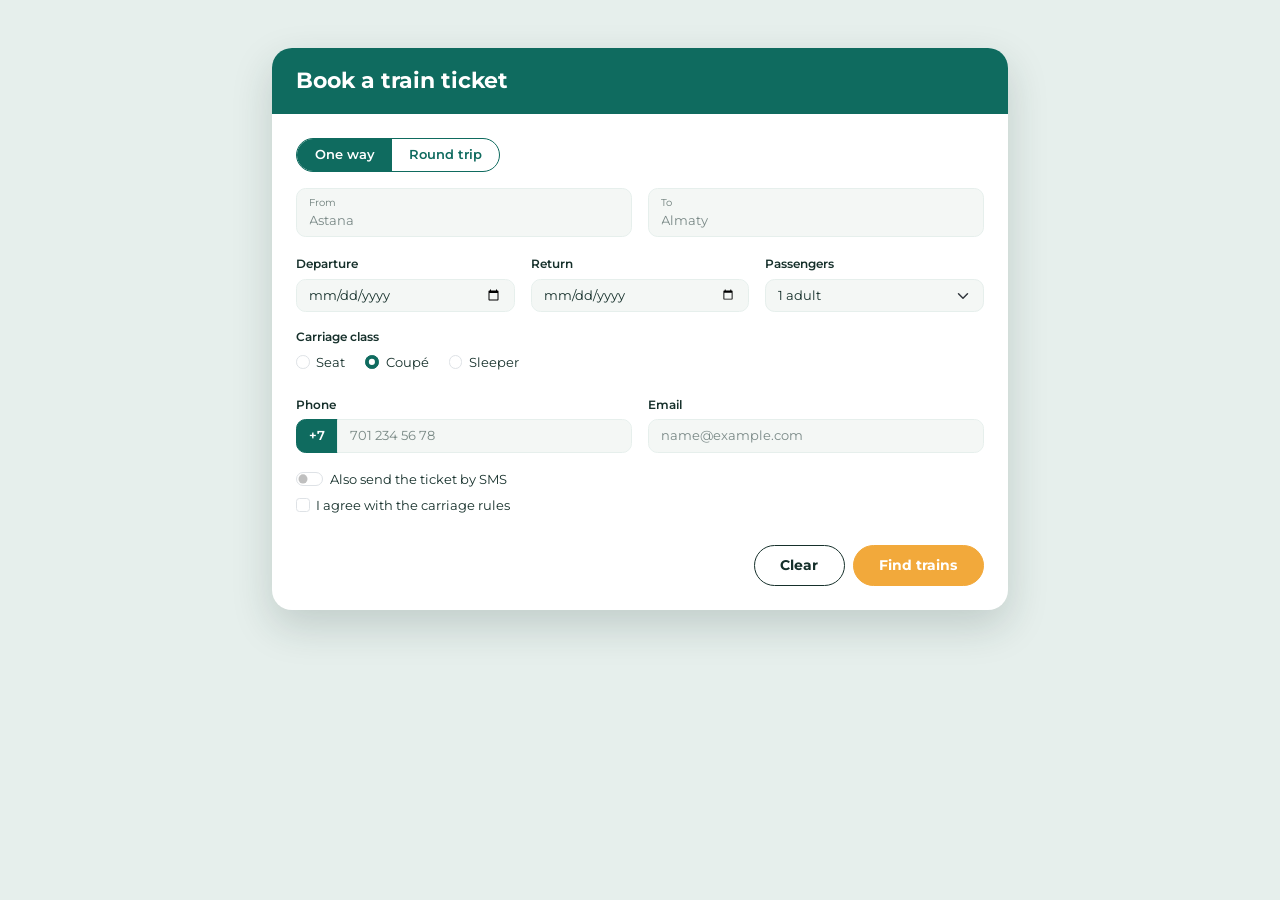
<file: task1.html>
<!DOCTYPE html>
<html lang="en">
<head>
<meta charset="utf-8">
<meta name="viewport" content="width=device-width, initial-scale=1">
<title>Book a train ticket</title>
<link href="https://cdn.jsdelivr.net/npm/bootstrap@5.3.3/dist/css/bootstrap.min.css" rel="stylesheet">
<link rel="preconnect" href="https://fonts.googleapis.com"><link rel="preconnect" href="https://fonts.gstatic.com" crossorigin><link href="https://fonts.googleapis.com/css2?family=Montserrat:wght@400;500;600;700&amp;display=swap" rel="stylesheet">
<link rel="stylesheet" href="task1.css">
</head>
<body>
<main class="container py-4 py-md-5">
 <div class="row justify-content-center"><div class="col-12 col-lg-9 col-xl-8">
 <form class="ticket" action="#" method="get">
  <h1 class="ticket-head">Book a train ticket</h1>
  <div class="ticket-body">
   <div class="btn-group trip mb-3" role="group" aria-label="Trip type">
    <input type="radio" class="btn-check" name="trip" id="oneway" value="oneway" checked>
    <label class="btn" for="oneway">One way</label>
    <input type="radio" class="btn-check" name="trip" id="round" value="round">
    <label class="btn" for="round">Round trip</label>
   </div>
   <div class="row g-3">
    <div class="col-md-6"><div class="box"><label for="from">From</label>
     <input class="form-control" id="from" name="from" placeholder="Astana" required autocomplete="off"></div></div>
    <div class="col-md-6"><div class="box"><label for="to">To</label>
     <input class="form-control" id="to" name="to" placeholder="Almaty" required autocomplete="off"></div></div>
    <div class="col-md-4"><label class="form-label" for="dep">Departure</label>
     <input type="date" class="form-control" id="dep" name="departure" required></div>
    <div class="col-md-4"><label class="form-label" for="ret">Return</label>
     <input type="date" class="form-control" id="ret" name="return"></div>
    <div class="col-md-4"><label class="form-label" for="pass">Passengers</label>
     <select class="form-select" id="pass" name="passengers" required>
      <option value="1" selected>1 adult</option><option value="2">2 adults</option><option value="3">3 adults</option>
      <option value="4">4 adults</option><option value="5">5 adults</option><option value="6">6 adults</option>
     </select></div>
    <fieldset class="col-12">
     <legend class="form-label">Carriage class</legend>
     <div class="form-check form-check-inline"><input class="form-check-input" type="radio" name="class" id="seat" value="seat" required><label class="form-check-label" for="seat">Seat</label></div>
     <div class="form-check form-check-inline"><input class="form-check-input" type="radio" name="class" id="coupe" value="coupe" checked required><label class="form-check-label" for="coupe">Coupé</label></div>
     <div class="form-check form-check-inline"><input class="form-check-input" type="radio" name="class" id="sleeper" value="sleeper" required><label class="form-check-label" for="sleeper">Sleeper</label></div>
    </fieldset>
    <div class="col-md-6"><label class="form-label" for="phone">Phone</label>
     <div class="input-group"><span class="input-group-text">+7</span>
      <input type="tel" class="form-control" id="phone" name="phone" placeholder="701 234 56 78" autocomplete="tel-national" required></div></div>
    <div class="col-md-6"><label class="form-label" for="email">Email</label>
     <input type="email" class="form-control" id="email" name="email" placeholder="name@example.com" autocomplete="email" required></div>
    <div class="col-12">
     <div class="form-check form-switch"><input class="form-check-input" type="checkbox" role="switch" id="sms" name="sms"><label class="form-check-label" for="sms">Also send the ticket by SMS</label></div>
     <div class="form-check"><input class="form-check-input" type="checkbox" id="agree" name="agree" required><label class="form-check-label" for="agree">I agree with the carriage rules</label></div>
    </div>
   </div>
   <div class="d-flex flex-column-reverse flex-md-row justify-content-md-end gap-2 mt-4">
    <button type="reset" class="btn btn-clear">Clear</button>
    <button type="submit" class="btn btn-find">Find trains</button>
   </div>
  </div>
 </form>
 </div></div>
</main>
</body>
</html>
</file>
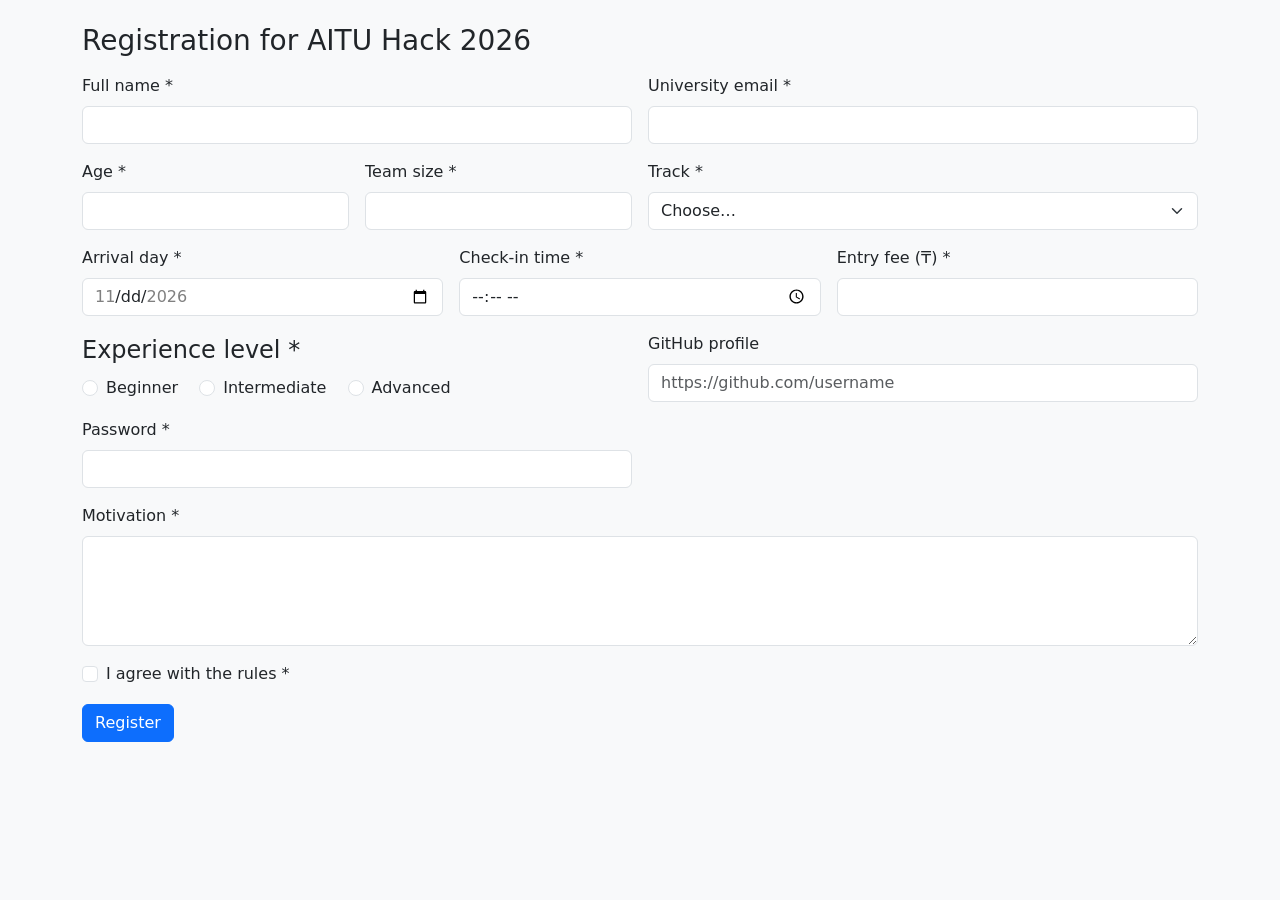
<file: task2.html>
<!DOCTYPE html>
<html lang="en">
<head>
<meta charset="utf-8">
<meta name="viewport" content="width=device-width, initial-scale=1">
<title>AITU Hack 2026 registration</title>
<link href="https://cdn.jsdelivr.net/npm/bootstrap@5.3.3/dist/css/bootstrap.min.css" rel="stylesheet">
<link rel="stylesheet" href="task2.css">
</head>
<body class="bg-light">
<main class="container py-4">
 <h1 class="h3 mb-3">Registration for AITU Hack 2026</h1>
 <form class="row g-3" action="#" method="get">
  <div class="col-md-6"><label class="form-label" for="name">Full name *</label>
   <input class="form-control" id="name" name="name" type="text" required minlength="2" maxlength="40" autocomplete="name">
   <div class="invalid-feedback">Enter 2–40 characters.</div></div>
  <div class="col-md-6"><label class="form-label" for="email">University email *</label>
   <input class="form-control" id="email" name="email" type="email" required autocomplete="email">
   <div class="invalid-feedback">Enter a valid email address.</div></div>
  <div class="col-md-3"><label class="form-label" for="age">Age *</label>
   <input class="form-control" id="age" name="age" type="number" required min="16" max="30" step="1">
   <div class="invalid-feedback">Enter a whole number from 16 to 30.</div></div>
  <div class="col-md-3"><label class="form-label" for="team">Team size *</label>
   <input class="form-control" id="team" name="team" type="number" required min="1" max="4" step="1">
   <div class="invalid-feedback">Enter a whole number from 1 to 4.</div></div>
  <div class="col-md-6"><label class="form-label" for="track">Track *</label>
   <select class="form-select" id="track" name="track" required>
    <option value="">Choose…</option><option>Web</option><option>Mobile</option><option>AI</option><option>GameDev</option>
   </select>
   <div class="invalid-feedback">Choose a track.</div></div>
  <div class="col-md-4"><label class="form-label" for="day">Arrival day *</label>
   <input class="form-control" id="day" name="day" type="date" required min="2026-11-20" max="2026-11-22">
   <div class="invalid-feedback">Choose a date from 20 to 22 November 2026.</div></div>
  <div class="col-md-4"><label class="form-label" for="time">Check-in time *</label>
   <input class="form-control" id="time" name="time" type="time" required min="09:00" max="18:00" step="1800">
   <div class="invalid-feedback">Choose a time from 09:00 to 18:00 in 30-minute steps.</div></div>
  <div class="col-md-4"><label class="form-label" for="fee">Entry fee (₸) *</label>
   <input class="form-control" id="fee" name="fee" type="number" required min="0" max="5000" step="500">
   <div class="invalid-feedback">Enter 0–5000 in steps of 500.</div></div>
  <fieldset class="col-md-6">
   <legend class="form-label">Experience level *</legend>
   <div class="form-check form-check-inline"><input class="form-check-input" type="radio" name="level" id="l1" value="beginner" required><label class="form-check-label" for="l1">Beginner</label></div>
   <div class="form-check form-check-inline"><input class="form-check-input" type="radio" name="level" id="l2" value="intermediate" required><label class="form-check-label" for="l2">Intermediate</label></div>
   <div class="form-check form-check-inline"><input class="form-check-input" type="radio" name="level" id="l3" value="advanced" required><label class="form-check-label" for="l3">Advanced</label></div>
   <div class="invalid-feedback">Choose your level.</div>
  </fieldset>
  <div class="col-md-6"><label class="form-label" for="gh">GitHub profile</label>
   <input class="form-control" id="gh" name="github" type="url" placeholder="https://github.com/username">
   <div class="invalid-feedback">Enter a full link starting with https://</div></div>
  <div class="col-md-6"><label class="form-label" for="pw">Password *</label>
   <input class="form-control" id="pw" name="password" type="password" required minlength="8" maxlength="20" autocomplete="new-password">
   <div class="invalid-feedback">Use 8–20 characters.</div></div>
  <div class="col-12"><label class="form-label" for="why">Motivation *</label>
   <textarea class="form-control" id="why" name="motivation" rows="4" required minlength="50" maxlength="300"></textarea>
   <div class="invalid-feedback">Write 50–300 characters.</div></div>
  <div class="col-12"><div class="form-check">
   <input class="form-check-input" type="checkbox" id="rules" name="rules" required>
   <label class="form-check-label" for="rules">I agree with the rules *</label>
   <div class="invalid-feedback">You must agree with the rules.</div></div></div>
  <div class="col-12"><button class="btn btn-primary" type="submit">Register</button></div>
 </form>
</main>
</body>
</html>
</file>
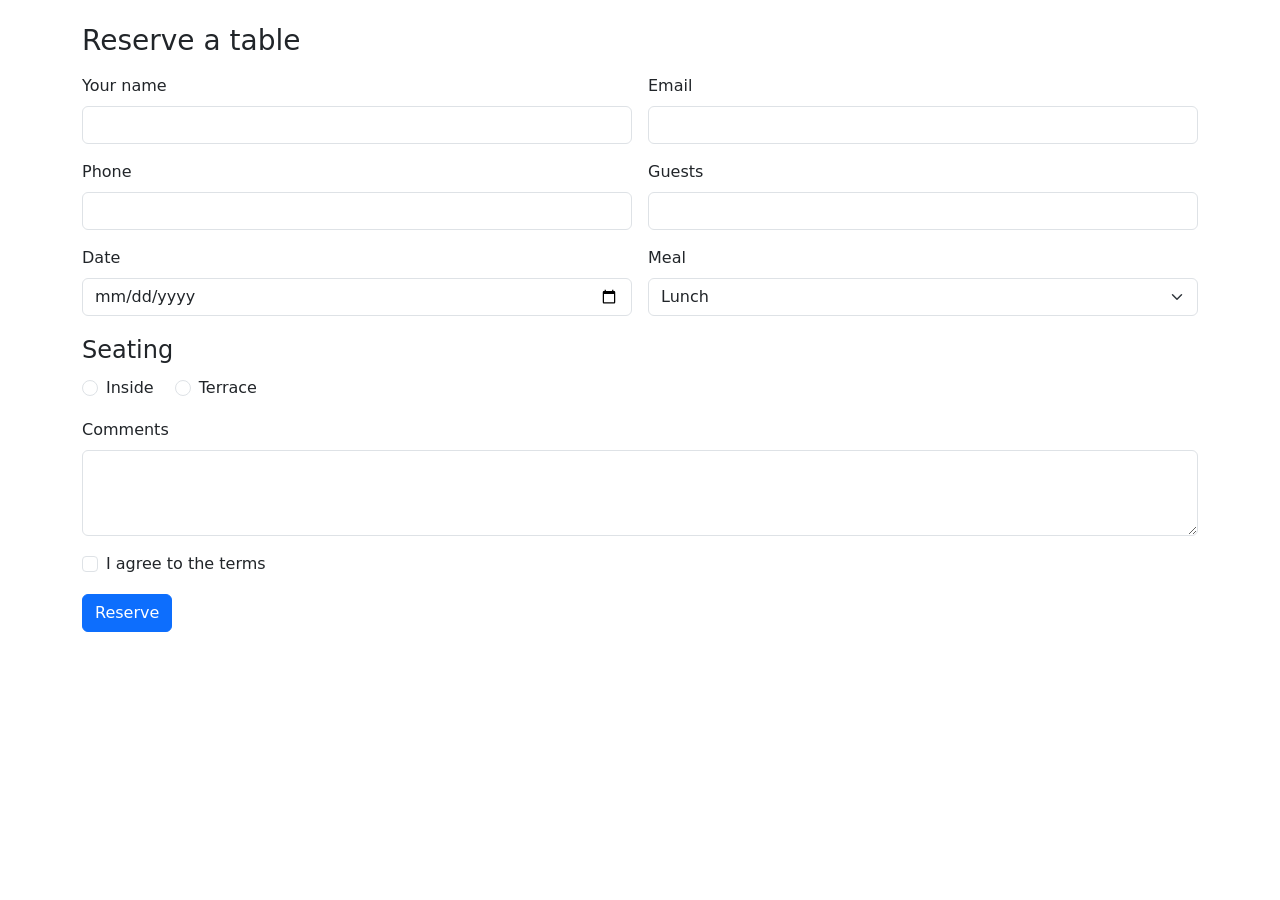
<file: task3.html>
<!DOCTYPE html>
<html lang="en">
<head>
<meta charset="utf-8">
<meta name="viewport" content="width=device-width, initial-scale=1">
<title>Reserve a table</title>
<link href="https://cdn.jsdelivr.net/npm/bootstrap@5.3.3/dist/css/bootstrap.min.css" rel="stylesheet">
</head>
<body>
<main class="container py-4">
 <h1 class="h3 mb-3">Reserve a table</h1>
 <form class="row g-3" action="#" method="post">
  <div class="col-md-6"><label class="form-label" for="name">Your name</label>
   <input class="form-control" type="text" id="name" name="name" autocomplete="name" required></div>
  <div class="col-md-6"><label class="form-label" for="email">Email</label>
   <input class="form-control" type="email" id="email" name="email" autocomplete="email" required></div>
  <div class="col-md-6"><label class="form-label" for="phone">Phone</label>
   <input class="form-control" type="tel" id="phone" name="phone" autocomplete="tel" required></div>
  <div class="col-md-6"><label class="form-label" for="guests">Guests</label>
   <input class="form-control" type="number" id="guests" name="guests" min="1" max="20" required></div>
  <div class="col-md-6"><label class="form-label" for="date">Date</label>
   <input class="form-control" type="date" id="date" name="date" required></div>
  <div class="col-md-6"><label class="form-label" for="meal">Meal</label>
   <select class="form-select" id="meal" name="meal">
    <option value="lunch">Lunch</option><option value="dinner">Dinner</option>
   </select></div>
  <fieldset class="col-12">
   <legend class="form-label">Seating</legend>
   <div class="form-check form-check-inline"><input class="form-check-input" type="radio" name="seating" id="inside" value="inside" required><label class="form-check-label" for="inside">Inside</label></div>
   <div class="form-check form-check-inline"><input class="form-check-input" type="radio" name="seating" id="terrace" value="terrace" required><label class="form-check-label" for="terrace">Terrace</label></div>
  </fieldset>
  <div class="col-12"><label class="form-label" for="comments">Comments</label>
   <textarea class="form-control" id="comments" name="comments" rows="3"></textarea></div>
  <div class="col-12"><div class="form-check">
   <input class="form-check-input" type="checkbox" id="terms" name="terms" required>
   <label class="form-check-label" for="terms">I agree to the terms</label></div></div>
  <div class="col-12"><button class="btn btn-primary" type="submit">Reserve</button></div>
 </form>
</main>
</body>
</html>
</file>
<file: task1.css>
:root{--green:#0F6B5F;--orange:#F2A93B;--ink:#16302B;--bg:#F4F7F5;--line:#E6EFEC}
body{font-family:'Montserrat',sans-serif;color:var(--ink);background:var(--line);font-size:.85rem}
.ticket{background:#fff;border-radius:1.25rem;box-shadow:0 1rem 2.5rem rgba(22,48,43,.18);overflow:hidden}
.ticket-head{background:var(--green);color:#fff;font-size:1.35rem;font-weight:700;margin:0;padding:1.25rem 1.5rem}
.ticket-body{padding:1.5rem}
.form-label,legend{font-size:.75rem;font-weight:600;float:none;margin-bottom:.35rem}
.form-control,.form-select,.input-group-text{background-color:var(--bg);border:1px solid var(--line);border-radius:.6rem;color:var(--ink);font-size:.8rem}
.form-control::placeholder{color:var(--ink);opacity:.55}
.form-control:focus,.form-select:focus{border-color:var(--green);box-shadow:0 0 0 .2rem rgba(15,107,95,.2)}
.input-group>.input-group-text{background:var(--green);border-color:var(--green);color:#fff;font-weight:600;border-radius:.6rem 0 0 .6rem}
.input-group>.form-control{border-radius:0 .6rem .6rem 0}
.box{background:var(--bg);border:1px solid var(--line);border-radius:.6rem;padding:.4rem .75rem}
.box label{display:block;font-size:.65rem;opacity:.6}
.box .form-control{background:transparent;border:0;box-shadow:none;padding:0}
.box:focus-within{border-color:var(--green);box-shadow:0 0 0 .2rem rgba(15,107,95,.2)}
.trip{border:1px solid var(--green);border-radius:2rem;overflow:hidden}
.trip .btn{border:0;border-radius:0;color:var(--green);font-size:.8rem;font-weight:600;padding:.4rem 1.1rem}
.trip .btn-check:checked+.btn{background:var(--green);color:#fff}
.form-check-input:checked{background-color:var(--green);border-color:var(--green)}
.form-check-input:focus{border-color:var(--green);box-shadow:0 0 0 .2rem rgba(15,107,95,.25)}
.form-check-label{font-size:.8rem}
.btn-find,.btn-clear{border-radius:2rem;font-weight:700;font-size:.85rem;padding:.6rem 1.6rem}
.btn-find{background:var(--orange);border:1px solid var(--orange);color:#fff}
.btn-find:hover{background:#e29a2a;color:#fff}
.btn-clear{background:#fff;border:1px solid var(--ink);color:var(--ink)}
.btn-clear:hover{background:var(--bg)}
</file>
<file: task2.css>
/* :user-invalid / :user-valid match only after the user changed the field */
.form-control:user-invalid,.form-select:user-invalid{border-color:#dc3545}
.form-control:user-valid,.form-select:user-valid{border-color:#198754}
.form-check-input:user-invalid{border-color:#dc3545}
input:user-invalid~.invalid-feedback,
select:user-invalid~.invalid-feedback,
textarea:user-invalid~.invalid-feedback,
fieldset:has(:user-invalid) .invalid-feedback{display:block}
</file>
